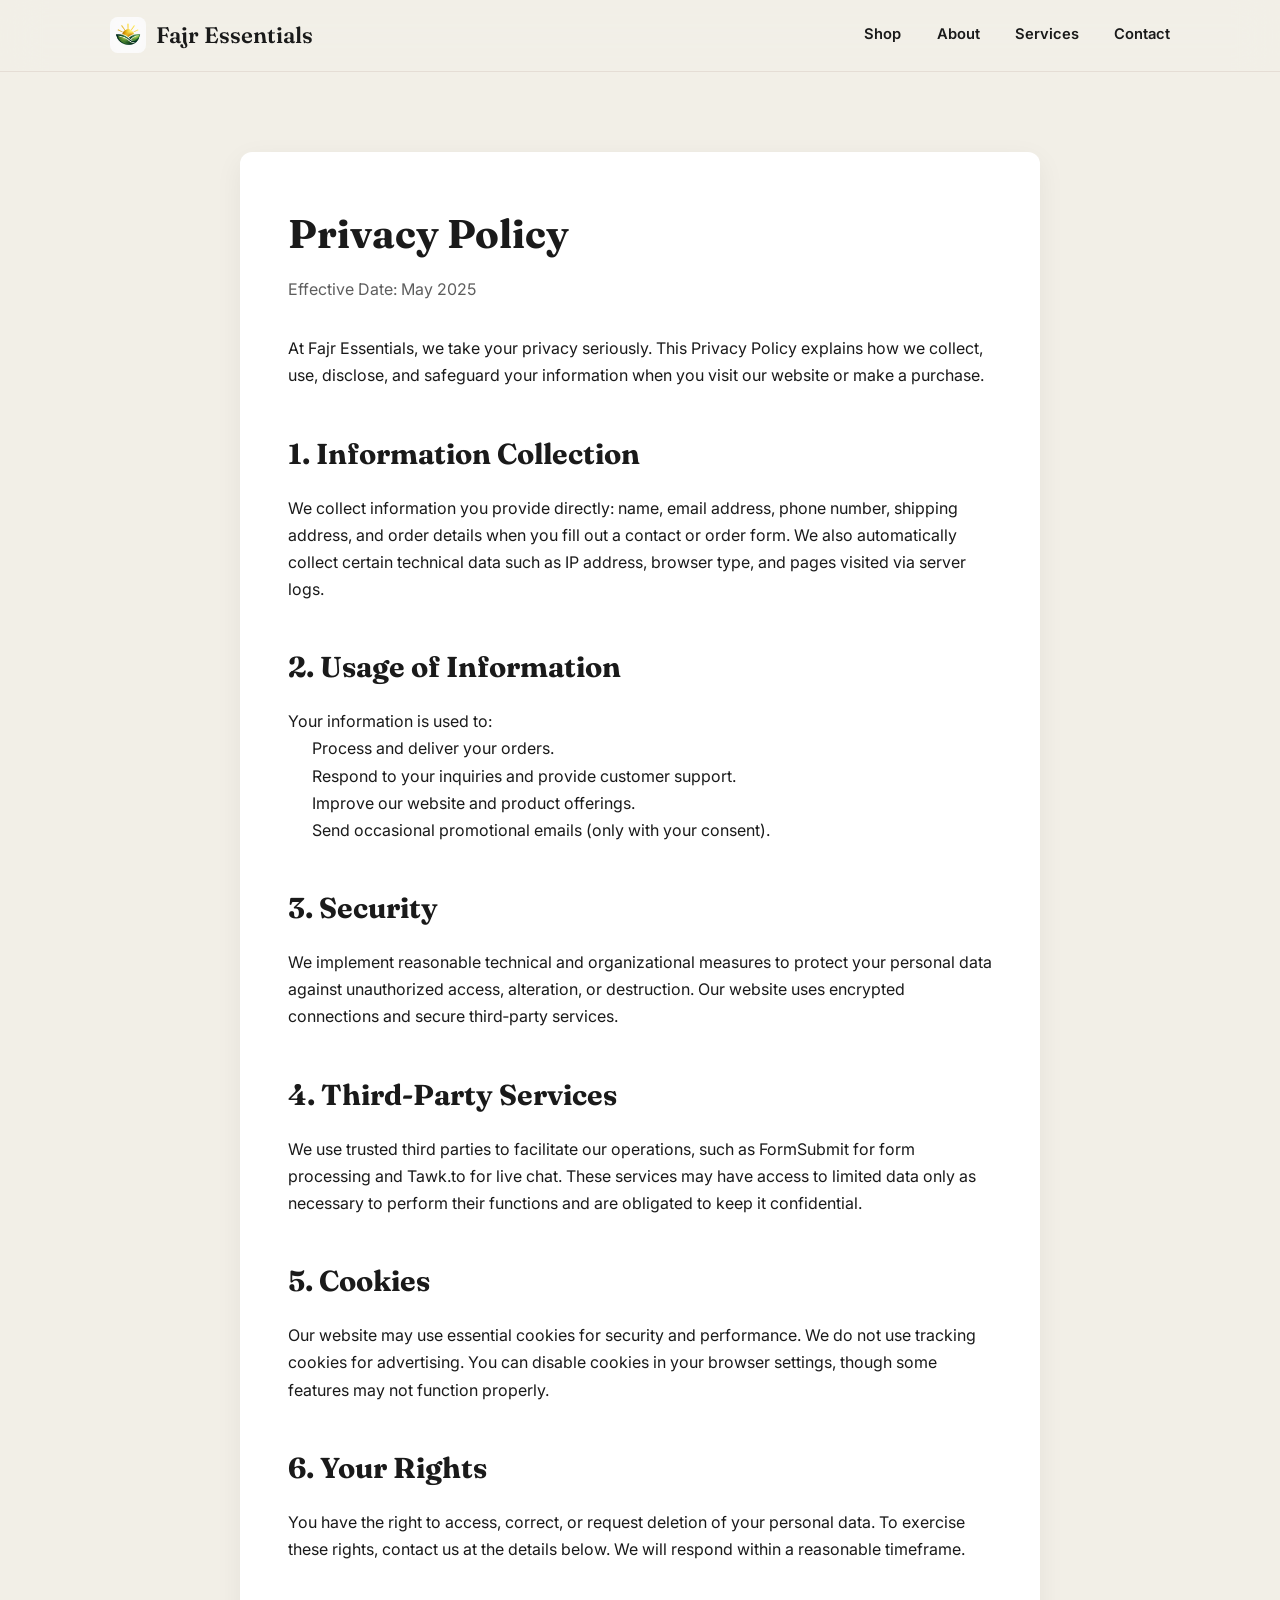
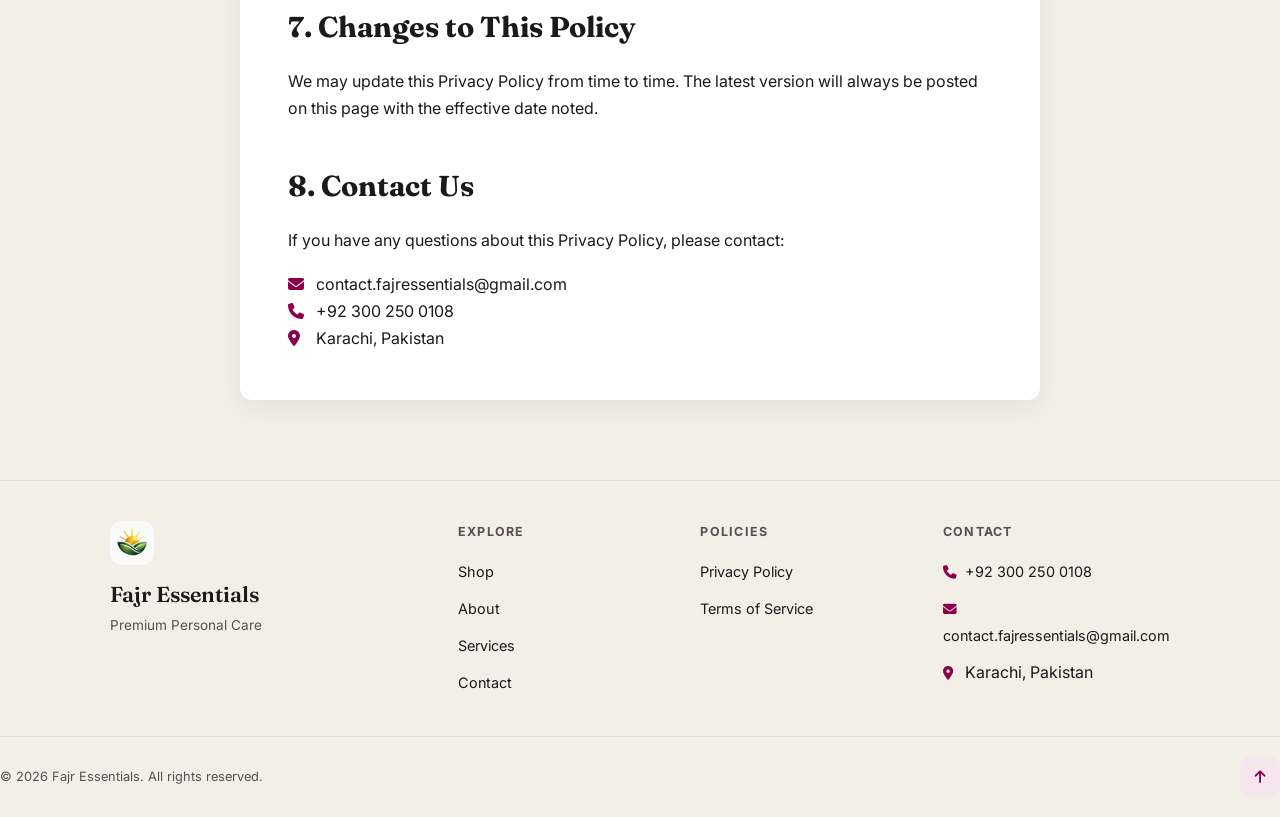
<file: privacy.html>
<!DOCTYPE html><html lang="en"><head><meta charset="UTF-8"><meta name="viewport" content="width=device-width,initial-scale=1.0"><title>Privacy Policy | Fajr Essentials</title><meta name="description" content="Privacy Policy of Fajr Essentials – how we collect, use, and protect your personal information."><link rel="icon" type="image/png" href="logo.png"><link rel="apple-touch-icon" href="logo.png"><meta property="og:title" content="Privacy Policy | Fajr Essentials"><meta property="og:description" content="Learn how Fajr Essentials handles your data securely."><meta property="og:image" content="logo.png"><meta property="og:type" content="website"><link rel="preconnect" href="https://fonts.googleapis.com"><link rel="preconnect" href="https://fonts.gstatic.com" crossorigin><link href="https://fonts.googleapis.com/css2?family=Fraunces:opsz,wght@9..144,600;9..144,700&family=Inter:wght@400;600;700&display=swap" rel="stylesheet"><link rel="stylesheet" href="https://cdnjs.cloudflare.com/ajax/libs/font-awesome/6.5.0/css/all.min.css"><link rel="stylesheet" href="styles.css"></head><body><header class="site-header"><div class="container header-inner"><a href="index.html" class="logo-link"><img src="logo.png" alt="Fajr Essentials" class="logo-img"><span class="logo-text">Fajr Essentials</span></a><nav class="main-nav"><a href="index.html#shop" class="nav-link">Shop</a><a href="index.html#about" class="nav-link">About</a><a href="index.html#services" class="nav-link">Services</a><a href="index.html#contact" class="nav-link">Contact</a></nav><label class="hamburger" for="nav-toggle" aria-label="Toggle menu"><span></span><span></span><span></span></label><input type="checkbox" id="nav-toggle" class="nav-toggle-check" hidden><nav class="mobile-nav"><a href="index.html#shop" class="mobile-nav-link">Shop</a><a href="index.html#about" class="mobile-nav-link">About</a><a href="index.html#services" class="mobile-nav-link">Services</a><a href="index.html#contact" class="mobile-nav-link">Contact</a></nav><label class="mobile-overlay" for="nav-toggle"></label></div></header><main><section class="section"><div class="container" style="max-width:800px;background:white;padding:3rem;border-radius:12px;box-shadow:0 8px 28px rgba(0,0,0,0.06);"><h1 style="font-family:var(--font-display);font-size:2.5rem;margin-bottom:0.5rem;color:var(--text-dark);">Privacy Policy</h1><p style="color:var(--text-dark);opacity:0.7;margin-bottom:2rem;">Effective Date: May 2025</p><p>At Fajr Essentials, we take your privacy seriously. This Privacy Policy explains how we collect, use, disclose, and safeguard your information when you visit our website or make a purchase.</p><h2 style="font-family:var(--font-display);font-size:1.8rem;margin-top:2.5rem;margin-bottom:1rem;">1. Information Collection</h2><p>We collect information you provide directly: name, email address, phone number, shipping address, and order details when you fill out a contact or order form. We also automatically collect certain technical data such as IP address, browser type, and pages visited via server logs.</p><h2 style="font-family:var(--font-display);font-size:1.8rem;margin-top:2.5rem;margin-bottom:1rem;">2. Usage of Information</h2><p>Your information is used to:</p><ul style="margin-left:1.5rem;margin-bottom:1.5rem;"><li>Process and deliver your orders.</li><li>Respond to your inquiries and provide customer support.</li><li>Improve our website and product offerings.</li><li>Send occasional promotional emails (only with your consent).</li></ul><h2 style="font-family:var(--font-display);font-size:1.8rem;margin-top:2.5rem;margin-bottom:1rem;">3. Security</h2><p>We implement reasonable technical and organizational measures to protect your personal data against unauthorized access, alteration, or destruction. Our website uses encrypted connections and secure third‑party services.</p><h2 style="font-family:var(--font-display);font-size:1.8rem;margin-top:2.5rem;margin-bottom:1rem;">4. Third‑Party Services</h2><p>We use trusted third parties to facilitate our operations, such as FormSubmit for form processing and Tawk.to for live chat. These services may have access to limited data only as necessary to perform their functions and are obligated to keep it confidential.</p><h2 style="font-family:var(--font-display);font-size:1.8rem;margin-top:2.5rem;margin-bottom:1rem;">5. Cookies</h2><p>Our website may use essential cookies for security and performance. We do not use tracking cookies for advertising. You can disable cookies in your browser settings, though some features may not function properly.</p><h2 style="font-family:var(--font-display);font-size:1.8rem;margin-top:2.5rem;margin-bottom:1rem;">6. Your Rights</h2><p>You have the right to access, correct, or request deletion of your personal data. To exercise these rights, contact us at the details below. We will respond within a reasonable timeframe.</p><h2 style="font-family:var(--font-display);font-size:1.8rem;margin-top:2.5rem;margin-bottom:1rem;">7. Changes to This Policy</h2><p>We may update this Privacy Policy from time to time. The latest version will always be posted on this page with the effective date noted.</p><h2 style="font-family:var(--font-display);font-size:1.8rem;margin-top:2.5rem;margin-bottom:1rem;">8. Contact Us</h2><p>If you have any questions about this Privacy Policy, please contact:</p><ul style="list-style:none;margin-top:1rem;"><li><i class="fa fa-envelope" style="color:var(--accent);width:1.5rem;"></i> <a href="mailto:contact.fajressentials@gmail.com">contact.fajressentials@gmail.com</a></li><li><i class="fa fa-phone" style="color:var(--accent);width:1.5rem;"></i> <a href="tel:+923002500108">+92 300 250 0108</a></li><li><i class="fa fa-location-dot" style="color:var(--accent);width:1.5rem;"></i> Karachi, Pakistan</li></ul></div></section></main><footer class="site-footer"><div class="container footer-grid"><div class="footer-brand"><img src="logo.png" alt="Fajr Essentials" class="footer-logo"><p class="footer-brand-name">Fajr Essentials</p><p class="footer-tagline">Premium Personal Care</p></div><div class="footer-col"><h4 class="footer-heading">Explore</h4><ul class="footer-links"><li><a href="index.html#shop">Shop</a></li><li><a href="index.html#about">About</a></li><li><a href="index.html#services">Services</a></li><li><a href="index.html#contact">Contact</a></li></ul></div><div class="footer-col"><h4 class="footer-heading">Policies</h4><ul class="footer-links"><li><a href="privacy.html">Privacy Policy</a></li><li><a href="terms.html">Terms of Service</a></li></ul></div><div class="footer-col"><h4 class="footer-heading">Contact</h4><ul class="footer-links footer-contact"><li><a href="tel:+923002500108"><i class="fa fa-phone"></i> +92 300 250 0108</a></li><li><a href="mailto:contact.fajressentials@gmail.com"><i class="fa fa-envelope"></i> contact.fajressentials@gmail.com</a></li><li><span><i class="fa fa-location-dot"></i> Karachi, Pakistan</span></li></ul></div></div><div class="footer-bottom"><p>&copy; 2026 Fajr Essentials. All rights reserved.</p><a href="#" class="back-top" aria-label="Back to top"><i class="fa fa-arrow-up"></i></a></div></footer><script>document.querySelectorAll('.mobile-nav-link').forEach(l=>l.addEventListener('click',()=>document.getElementById('nav-toggle').checked=false));</script><!--Start of Tawk.to Script--><script type="text/javascript">var Tawk_API=Tawk_API||{},Tawk_LoadStart=new Date();(function(){var s1=document.createElement("script"),s0=document.getElementsByTagName("script")[0];s1.async=true;s1.src='https://embed.tawk.to/69f1996c214e0d1c316be9e3/default';s1.charset='UTF-8';s1.setAttribute('crossorigin','*');s0.parentNode.insertBefore(s1,s0);})();</script><!--End of Tawk.to Script--></body></html>
</file>
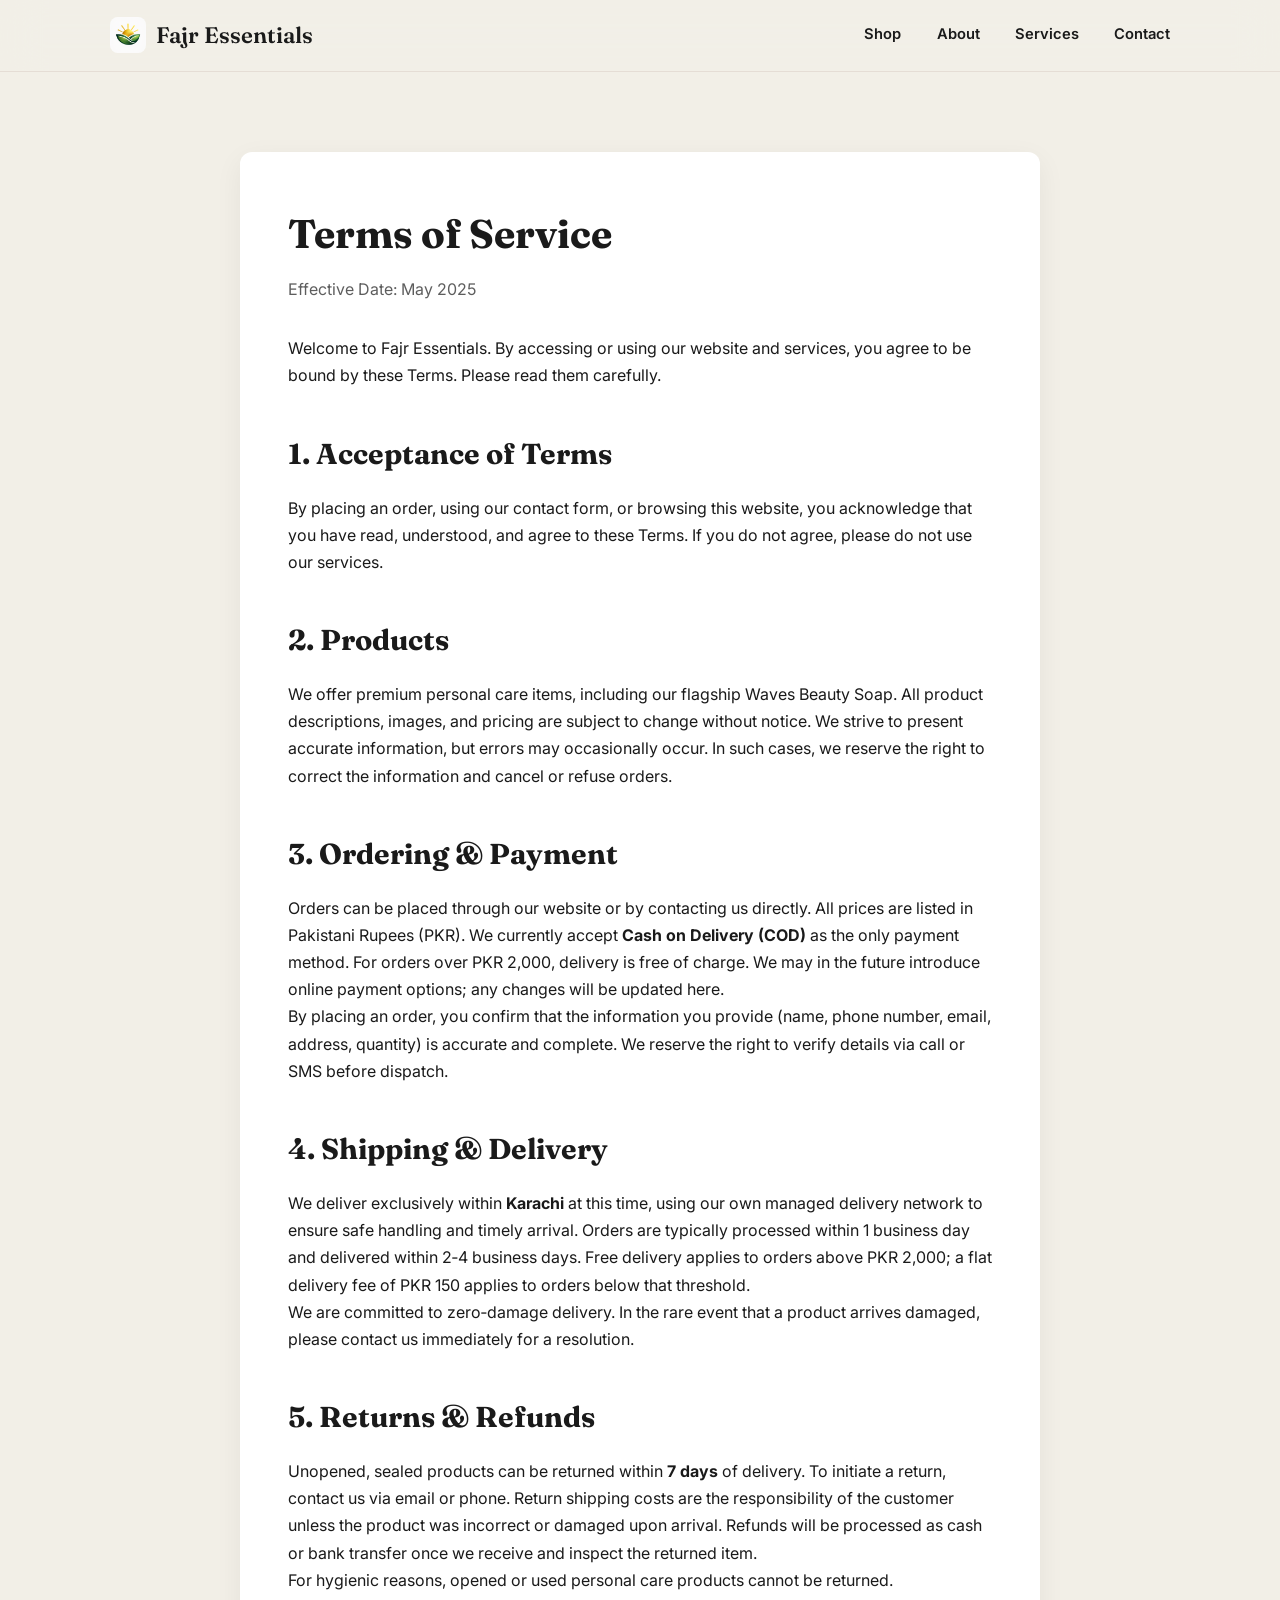
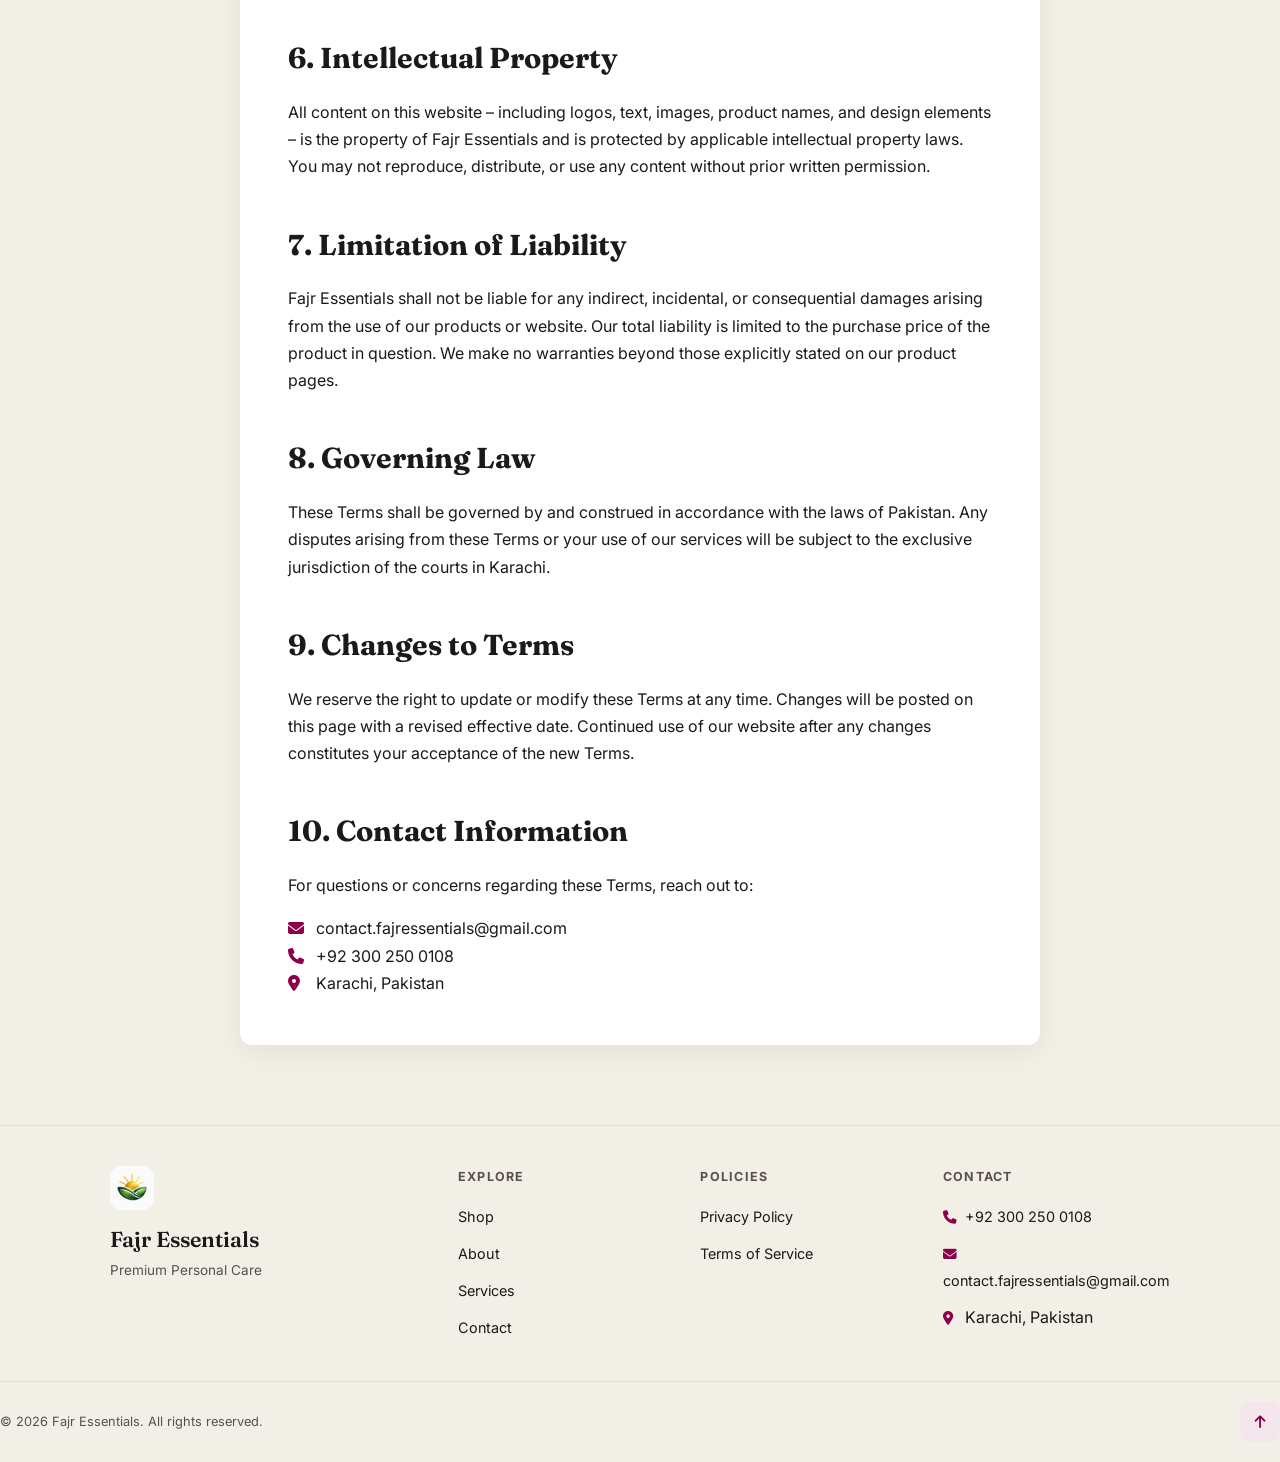
<file: terms.html>
<!DOCTYPE html><html lang="en"><head><meta charset="UTF-8"><meta name="viewport" content="width=device-width,initial-scale=1.0"><title>Terms of Service | Fajr Essentials</title><meta name="description" content="Terms of Service for Fajr Essentials – product information, ordering, shipping, returns, and legal terms."><link rel="icon" type="image/png" href="logo.png"><link rel="apple-touch-icon" href="logo.png"><meta property="og:title" content="Terms of Service | Fajr Essentials"><meta property="og:description" content="Review the terms and conditions for using Fajr Essentials."><meta property="og:image" content="logo.png"><meta property="og:type" content="website"><link rel="preconnect" href="https://fonts.googleapis.com"><link rel="preconnect" href="https://fonts.gstatic.com" crossorigin><link href="https://fonts.googleapis.com/css2?family=Fraunces:opsz,wght@9..144,600;9..144,700&family=Inter:wght@400;600;700&display=swap" rel="stylesheet"><link rel="stylesheet" href="https://cdnjs.cloudflare.com/ajax/libs/font-awesome/6.5.0/css/all.min.css"><link rel="stylesheet" href="styles.css"></head><body><header class="site-header"><div class="container header-inner"><a href="index.html" class="logo-link"><img src="logo.png" alt="Fajr Essentials" class="logo-img"><span class="logo-text">Fajr Essentials</span></a><nav class="main-nav"><a href="index.html#shop" class="nav-link">Shop</a><a href="index.html#about" class="nav-link">About</a><a href="index.html#services" class="nav-link">Services</a><a href="index.html#contact" class="nav-link">Contact</a></nav><label class="hamburger" for="nav-toggle" aria-label="Toggle menu"><span></span><span></span><span></span></label><input type="checkbox" id="nav-toggle" class="nav-toggle-check" hidden><nav class="mobile-nav"><a href="index.html#shop" class="mobile-nav-link">Shop</a><a href="index.html#about" class="mobile-nav-link">About</a><a href="index.html#services" class="mobile-nav-link">Services</a><a href="index.html#contact" class="mobile-nav-link">Contact</a></nav><label class="mobile-overlay" for="nav-toggle"></label></div></header><main><section class="section"><div class="container" style="max-width:800px;background:white;padding:3rem;border-radius:12px;box-shadow:0 8px 28px rgba(0,0,0,0.06);"><h1 style="font-family:var(--font-display);font-size:2.5rem;margin-bottom:0.5rem;color:var(--text-dark);">Terms of Service</h1><p style="color:var(--text-dark);opacity:0.7;margin-bottom:2rem;">Effective Date: May 2025</p><p>Welcome to Fajr Essentials. By accessing or using our website and services, you agree to be bound by these Terms. Please read them carefully.</p><h2 style="font-family:var(--font-display);font-size:1.8rem;margin-top:2.5rem;margin-bottom:1rem;">1. Acceptance of Terms</h2><p>By placing an order, using our contact form, or browsing this website, you acknowledge that you have read, understood, and agree to these Terms. If you do not agree, please do not use our services.</p><h2 style="font-family:var(--font-display);font-size:1.8rem;margin-top:2.5rem;margin-bottom:1rem;">2. Products</h2><p>We offer premium personal care items, including our flagship Waves Beauty Soap. All product descriptions, images, and pricing are subject to change without notice. We strive to present accurate information, but errors may occasionally occur. In such cases, we reserve the right to correct the information and cancel or refuse orders.</p><h2 style="font-family:var(--font-display);font-size:1.8rem;margin-top:2.5rem;margin-bottom:1rem;">3. Ordering & Payment</h2><p>Orders can be placed through our website or by contacting us directly. All prices are listed in Pakistani Rupees (PKR). We currently accept <strong>Cash on Delivery (COD)</strong> as the only payment method. For orders over PKR 2,000, delivery is free of charge. We may in the future introduce online payment options; any changes will be updated here.</p><p>By placing an order, you confirm that the information you provide (name, phone number, email, address, quantity) is accurate and complete. We reserve the right to verify details via call or SMS before dispatch.</p><h2 style="font-family:var(--font-display);font-size:1.8rem;margin-top:2.5rem;margin-bottom:1rem;">4. Shipping & Delivery</h2><p>We deliver exclusively within <strong>Karachi</strong> at this time, using our own managed delivery network to ensure safe handling and timely arrival. Orders are typically processed within 1 business day and delivered within 2‑4 business days. Free delivery applies to orders above PKR 2,000; a flat delivery fee of PKR 150 applies to orders below that threshold.</p><p>We are committed to zero‑damage delivery. In the rare event that a product arrives damaged, please contact us immediately for a resolution.</p><h2 style="font-family:var(--font-display);font-size:1.8rem;margin-top:2.5rem;margin-bottom:1rem;">5. Returns & Refunds</h2><p>Unopened, sealed products can be returned within <strong>7 days</strong> of delivery. To initiate a return, contact us via email or phone. Return shipping costs are the responsibility of the customer unless the product was incorrect or damaged upon arrival. Refunds will be processed as cash or bank transfer once we receive and inspect the returned item.</p><p>For hygienic reasons, opened or used personal care products cannot be returned.</p><h2 style="font-family:var(--font-display);font-size:1.8rem;margin-top:2.5rem;margin-bottom:1rem;">6. Intellectual Property</h2><p>All content on this website – including logos, text, images, product names, and design elements – is the property of Fajr Essentials and is protected by applicable intellectual property laws. You may not reproduce, distribute, or use any content without prior written permission.</p><h2 style="font-family:var(--font-display);font-size:1.8rem;margin-top:2.5rem;margin-bottom:1rem;">7. Limitation of Liability</h2><p>Fajr Essentials shall not be liable for any indirect, incidental, or consequential damages arising from the use of our products or website. Our total liability is limited to the purchase price of the product in question. We make no warranties beyond those explicitly stated on our product pages.</p><h2 style="font-family:var(--font-display);font-size:1.8rem;margin-top:2.5rem;margin-bottom:1rem;">8. Governing Law</h2><p>These Terms shall be governed by and construed in accordance with the laws of Pakistan. Any disputes arising from these Terms or your use of our services will be subject to the exclusive jurisdiction of the courts in Karachi.</p><h2 style="font-family:var(--font-display);font-size:1.8rem;margin-top:2.5rem;margin-bottom:1rem;">9. Changes to Terms</h2><p>We reserve the right to update or modify these Terms at any time. Changes will be posted on this page with a revised effective date. Continued use of our website after any changes constitutes your acceptance of the new Terms.</p><h2 style="font-family:var(--font-display);font-size:1.8rem;margin-top:2.5rem;margin-bottom:1rem;">10. Contact Information</h2><p>For questions or concerns regarding these Terms, reach out to:</p><ul style="list-style:none;margin-top:1rem;"><li><i class="fa fa-envelope" style="color:var(--accent);width:1.5rem;"></i> <a href="mailto:contact.fajressentials@gmail.com">contact.fajressentials@gmail.com</a></li><li><i class="fa fa-phone" style="color:var(--accent);width:1.5rem;"></i> <a href="tel:+923002500108">+92 300 250 0108</a></li><li><i class="fa fa-location-dot" style="color:var(--accent);width:1.5rem;"></i> Karachi, Pakistan</li></ul></div></section></main><footer class="site-footer"><div class="container footer-grid"><div class="footer-brand"><img src="logo.png" alt="Fajr Essentials" class="footer-logo"><p class="footer-brand-name">Fajr Essentials</p><p class="footer-tagline">Premium Personal Care</p></div><div class="footer-col"><h4 class="footer-heading">Explore</h4><ul class="footer-links"><li><a href="index.html#shop">Shop</a></li><li><a href="index.html#about">About</a></li><li><a href="index.html#services">Services</a></li><li><a href="index.html#contact">Contact</a></li></ul></div><div class="footer-col"><h4 class="footer-heading">Policies</h4><ul class="footer-links"><li><a href="privacy.html">Privacy Policy</a></li><li><a href="terms.html">Terms of Service</a></li></ul></div><div class="footer-col"><h4 class="footer-heading">Contact</h4><ul class="footer-links footer-contact"><li><a href="tel:+923002500108"><i class="fa fa-phone"></i> +92 300 250 0108</a></li><li><a href="mailto:contact.fajressentials@gmail.com"><i class="fa fa-envelope"></i> contact.fajressentials@gmail.com</a></li><li><span><i class="fa fa-location-dot"></i> Karachi, Pakistan</span></li></ul></div></div><div class="footer-bottom"><p>&copy; 2026 Fajr Essentials. All rights reserved.</p><a href="#" class="back-top" aria-label="Back to top"><i class="fa fa-arrow-up"></i></a></div></footer><script>document.querySelectorAll('.mobile-nav-link').forEach(l=>l.addEventListener('click',()=>document.getElementById('nav-toggle').checked=false));</script><!--Start of Tawk.to Script--><script type="text/javascript">var Tawk_API=Tawk_API||{},Tawk_LoadStart=new Date();(function(){var s1=document.createElement("script"),s0=document.getElementsByTagName("script")[0];s1.async=true;s1.src='https://embed.tawk.to/69f1996c214e0d1c316be9e3/default';s1.charset='UTF-8';s1.setAttribute('crossorigin','*');s0.parentNode.insertBefore(s1,s0);})();</script><!--End of Tawk.to Script--></body></html>
</file>
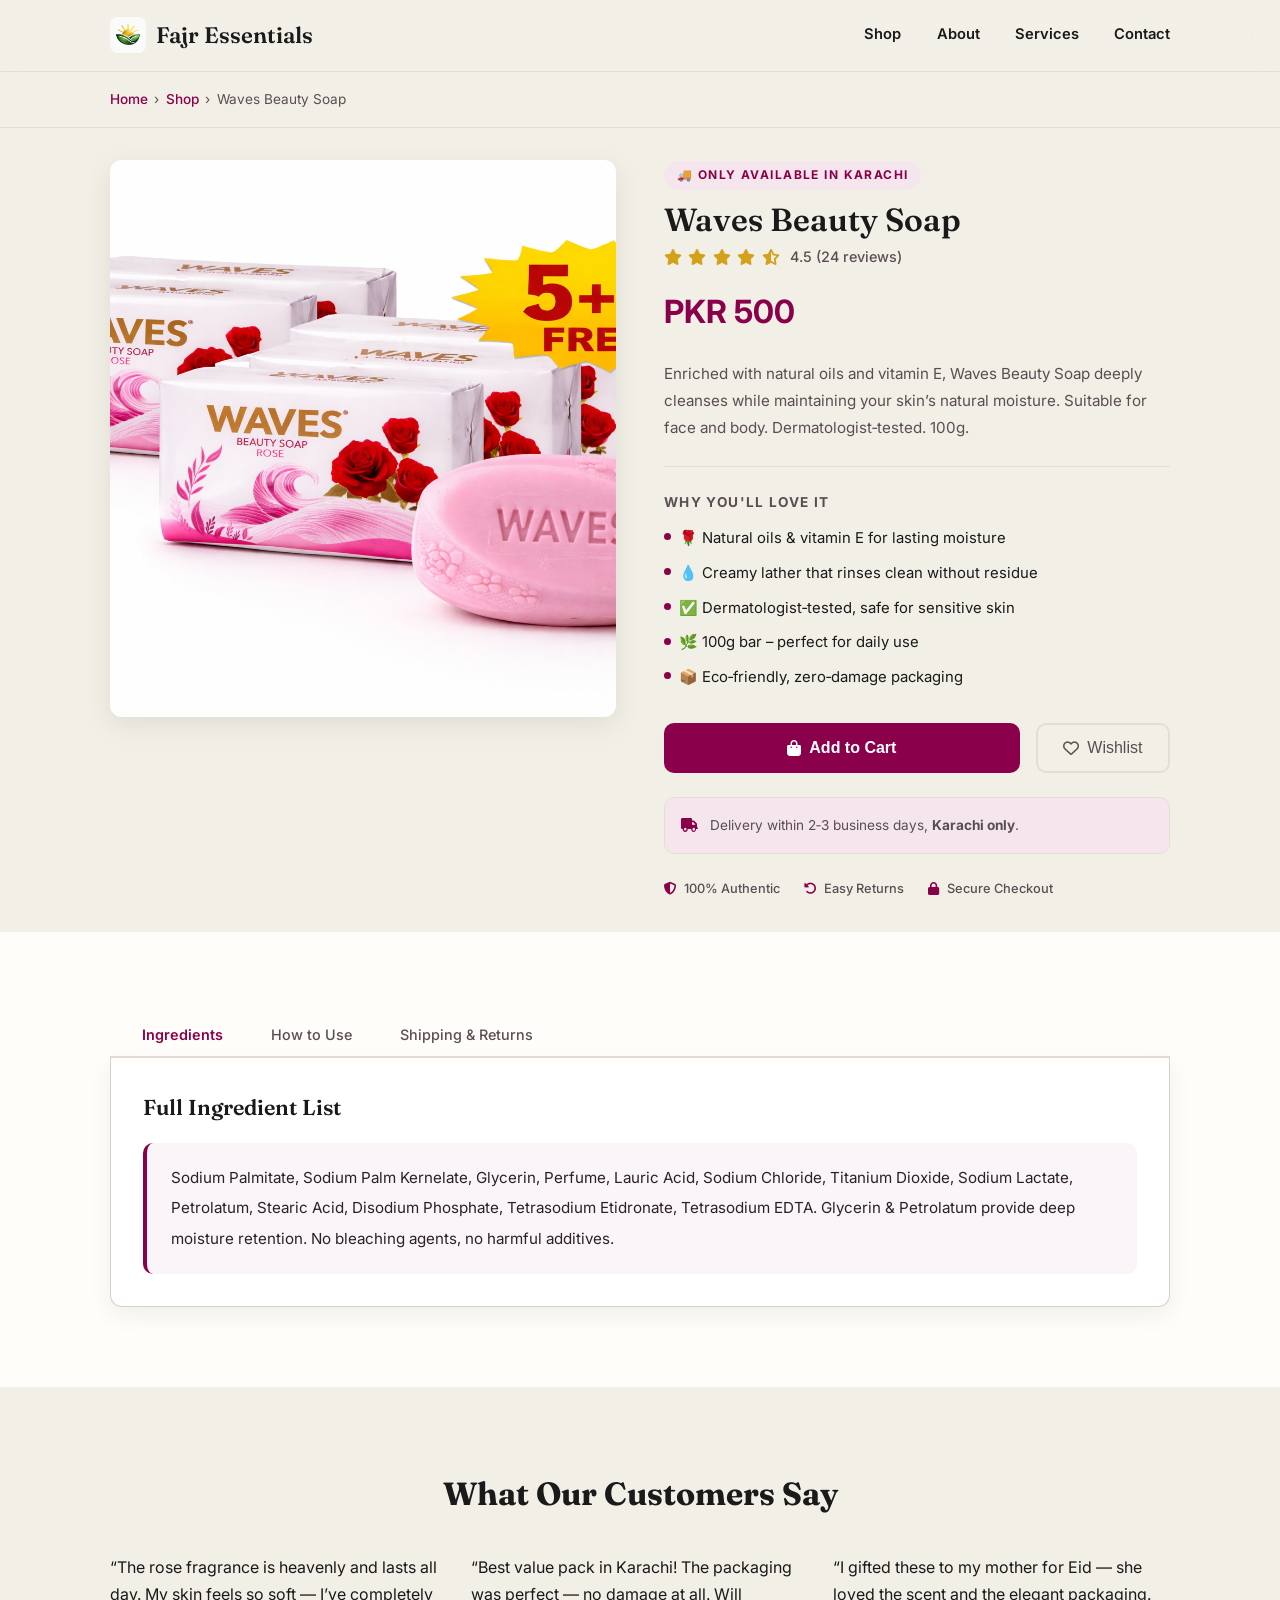
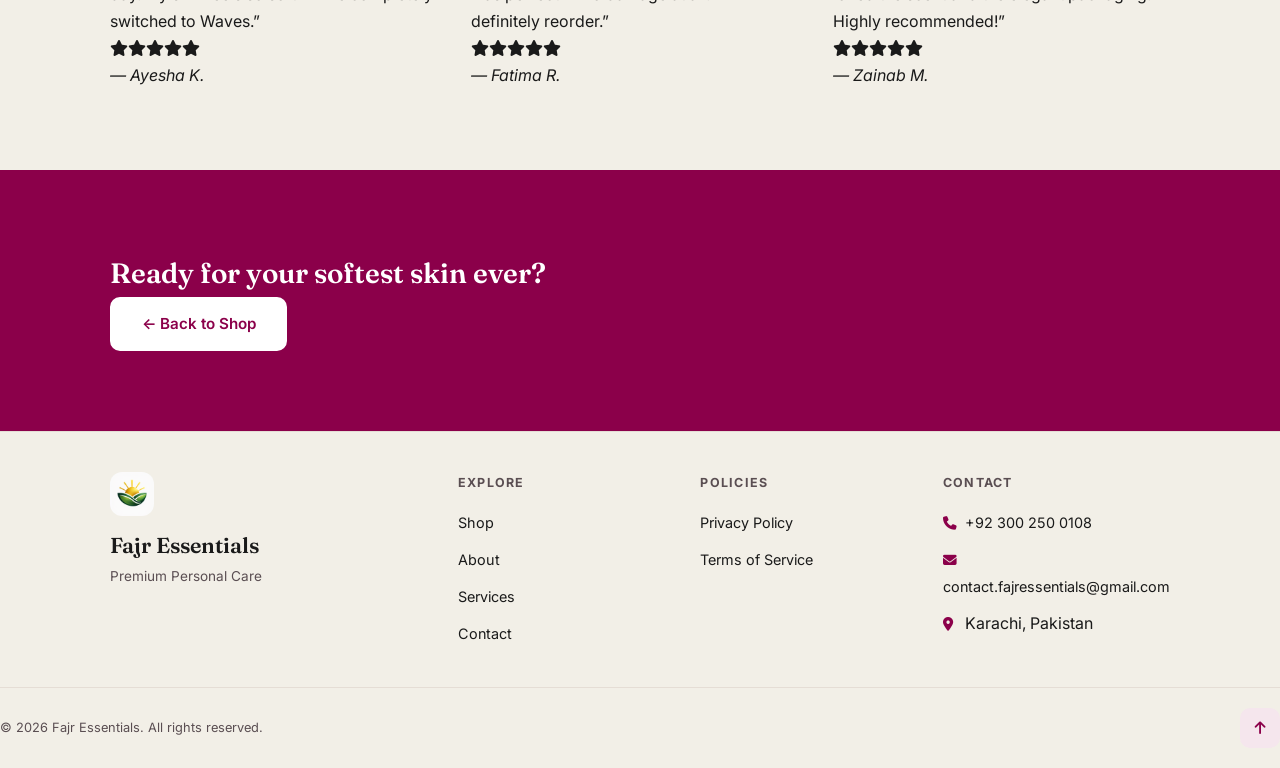
<file: waves.html>
<!DOCTYPE html><html lang="en"><head><meta charset="UTF-8"><meta name="viewport" content="width=device-width,initial-scale=1.0"><title>Waves Beauty Soap | Fajr Essentials</title><meta name="description" content="Waves Beauty Soap – enriched with natural oils & vitamin E. PKR 500. Karachi delivery only."><link rel="icon" type="image/png" href="logo.png"><link rel="apple-touch-icon" href="logo.png"><meta property="og:title" content="Waves Beauty Soap | Fajr Essentials"><meta property="og:description" content="Luxurious skincare bar. PKR 500. Karachi only."><meta property="og:image" content="product.png"><meta property="og:type" content="product"><meta name="twitter:card" content="summary_large_image"><link rel="preconnect" href="https://fonts.googleapis.com"><link rel="preconnect" href="https://fonts.gstatic.com" crossorigin><link href="https://fonts.googleapis.com/css2?family=Fraunces:opsz,wght@9..144,600;9..144,700&family=Inter:wght@400;600;700&display=swap" rel="stylesheet"><link rel="stylesheet" href="https://cdnjs.cloudflare.com/ajax/libs/font-awesome/6.5.0/css/all.min.css"><link rel="stylesheet" href="styles.css"></head><body><header class="site-header"><div class="container header-inner"><a href="index.html" class="logo-link"><img src="logo.png" alt="Fajr Essentials" class="logo-img"><span class="logo-text">Fajr Essentials</span></a><nav class="main-nav"><a href="index.html#shop" class="nav-link">Shop</a><a href="index.html#about" class="nav-link">About</a><a href="index.html#services" class="nav-link">Services</a><a href="index.html#contact" class="nav-link">Contact</a></nav><label class="hamburger" for="nav-toggle" aria-label="Toggle menu"><span></span><span></span><span></span></label><input type="checkbox" id="nav-toggle" class="nav-toggle-check" hidden><nav class="mobile-nav"><a href="index.html#shop" class="mobile-nav-link">Shop</a><a href="index.html#about" class="mobile-nav-link">About</a><a href="index.html#services" class="mobile-nav-link">Services</a><a href="index.html#contact" class="mobile-nav-link">Contact</a></nav><label class="mobile-overlay" for="nav-toggle"></label></div></header><main><div class="breadcrumb"><div class="container"><a href="index.html">Home</a><span>›</span><a href="index.html#shop">Shop</a><span>›</span>Waves Beauty Soap</div></div><section class="product-detail"><div class="container product-detail-grid"><div class="product-detail-img-wrap"><img src="product.png" alt="Waves Beauty Soap" class="product-detail-img" loading="eager"></div><div class="product-detail-info"><span class="detail-eyebrow">🚚 Only available in Karachi</span><h1 class="detail-title">Waves Beauty Soap</h1><div class="detail-rating"><i class="fa fa-star"></i><i class="fa fa-star"></i><i class="fa fa-star"></i><i class="fa fa-star"></i><i class="fa fa-star-half-alt"></i><span>4.5 (24 reviews)</span></div><p class="detail-price">PKR 500</p><p class="detail-desc">Enriched with natural oils and vitamin E, Waves Beauty Soap deeply cleanses while maintaining your skin’s natural moisture. Suitable for face and body. Dermatologist‑tested. 100g.</p><div class="detail-features"><h4>Why You'll Love It</h4><ul><li>🌹 Natural oils & vitamin E for lasting moisture</li><li>💧 Creamy lather that rinses clean without residue</li><li>✅ Dermatologist‑tested, safe for sensitive skin</li><li>🌿 100g bar – perfect for daily use</li><li>📦 Eco‑friendly, zero‑damage packaging</li></ul></div><div class="add-to-cart-section"><button class="btn-cart" onclick="handleAddToCart(this)"><i class="fa fa-shopping-bag"></i> Add to Cart</button><button class="btn-wishlist"><i class="fa-regular fa-heart"></i> Wishlist</button></div><div class="delivery-info"><i class="fa fa-truck"></i><span>Delivery within 2‑3 business days, <strong>Karachi only</strong>.</span></div><div class="trust-badges" style="display:flex;gap:1.5rem;margin-top:1.5rem;flex-wrap:wrap;"><div class="badge"><i class="fa fa-shield-halved"></i><span>100% Authentic</span></div><div class="badge"><i class="fa fa-rotate-left"></i><span>Easy Returns</span></div><div class="badge"><i class="fa fa-lock"></i><span>Secure Checkout</span></div></div></div></div></section><section class="section section--alt"><div class="container"><div class="tabs"><button class="tab-btn active" onclick="switchTab(this,'ingredients')">Ingredients</button><button class="tab-btn" onclick="switchTab(this,'howto')">How to Use</button><button class="tab-btn" onclick="switchTab(this,'shipping')">Shipping & Returns</button></div><div id="tab-ingredients" class="tab-panel active"><h3>Full Ingredient List</h3><p>Sodium Palmitate, Sodium Palm Kernelate, Glycerin, Perfume, Lauric Acid, Sodium Chloride, Titanium Dioxide, Sodium Lactate, Petrolatum, Stearic Acid, Disodium Phosphate, Tetrasodium Etidronate, Tetrasodium EDTA. Glycerin & Petrolatum provide deep moisture retention. No bleaching agents, no harmful additives.</p></div><div id="tab-howto" class="tab-panel"><h3>How to Use</h3><ol class="howto-list"><li>Wet your skin and the soap bar with warm water.</li><li>Rub gently between palms to build a rich, creamy lather.</li><li>Massage over face and body in circular motions.</li><li>Rinse thoroughly and pat dry.</li><li>Store in a dry soap dish to keep the bar lasting longer.</li></ol><p class="tab-note">For best results, use daily. Suitable for all skin types, including sensitive skin.</p></div><div id="tab-shipping" class="tab-panel"><h3>Shipping</h3><p>We deliver only within Karachi at this time. Standard delivery takes 2‑4 business days. Free shipping on orders over PKR 2,000.</p><h3 style="margin-top:1.5rem;">Returns</h3><p>Unopened, sealed products can be returned within 7 days of delivery. To initiate a return, contact us at <a href="mailto:contact.fajressentials@gmail.com" style="color:var(--accent)">contact.fajressentials@gmail.com</a>.</p></div></div></section><section class="section"><div class="container"><h2 style="font-family:var(--font-display);font-size:2rem;margin-bottom:2rem;text-align:center;">What Our Customers Say</h2><div class="proof-grid" style="display:grid;grid-template-columns:repeat(auto-fit,minmax(250px,1fr));gap:1.5rem;"><div class="proof-card"><div class="proof-quote">“The rose fragrance is heavenly and lasts all day. My skin feels so soft — I’ve completely switched to Waves.”</div><div class="proof-author"><div class="proof-stars"><i class="fa fa-star"></i><i class="fa fa-star"></i><i class="fa fa-star"></i><i class="fa fa-star"></i><i class="fa fa-star"></i></div><cite>— Ayesha K.</cite></div></div><div class="proof-card"><div class="proof-quote">“Best value pack in Karachi! The packaging was perfect — no damage at all. Will definitely reorder.”</div><div class="proof-author"><div class="proof-stars"><i class="fa fa-star"></i><i class="fa fa-star"></i><i class="fa fa-star"></i><i class="fa fa-star"></i><i class="fa fa-star"></i></div><cite>— Fatima R.</cite></div></div><div class="proof-card"><div class="proof-quote">“I gifted these to my mother for Eid — she loved the scent and the elegant packaging. Highly recommended!”</div><div class="proof-author"><div class="proof-stars"><i class="fa fa-star"></i><i class="fa fa-star"></i><i class="fa fa-star"></i><i class="fa fa-star"></i><i class="fa fa-star"></i></div><cite>— Zainab M.</cite></div></div></div></div></section><section class="section cta-strip" style="background:var(--accent); color:var(--text-light);"><div class="container cta-inner"><p class="cta-text" style="font-family:var(--font-display);font-size:1.75rem;font-weight:600;">Ready for your softest skin ever?</p><a href="index.html#shop" class="btn" style="background:var(--text-light);color:var(--accent);border:2px solid var(--text-light);">← Back to Shop</a></div></section></main><footer class="site-footer"><div class="container footer-grid"><div class="footer-brand"><img src="logo.png" alt="Fajr Essentials" class="footer-logo"><p class="footer-brand-name">Fajr Essentials</p><p class="footer-tagline">Premium Personal Care</p></div><div class="footer-col"><h4 class="footer-heading">Explore</h4><ul class="footer-links"><li><a href="index.html#shop">Shop</a></li><li><a href="index.html#about">About</a></li><li><a href="index.html#services">Services</a></li><li><a href="index.html#contact">Contact</a></li></ul></div><div class="footer-col"><h4 class="footer-heading">Policies</h4><ul class="footer-links"><li><a href="privacy.html">Privacy Policy</a></li><li><a href="terms.html">Terms of Service</a></li></ul></div><div class="footer-col"><h4 class="footer-heading">Contact</h4><ul class="footer-links footer-contact"><li><a href="tel:+923002500108"><i class="fa fa-phone"></i> +92 300 250 0108</a></li><li><a href="mailto:contact.fajressentials@gmail.com"><i class="fa fa-envelope"></i> contact.fajressentials@gmail.com</a></li><li><span><i class="fa fa-location-dot"></i> Karachi, Pakistan</span></li></ul></div></div><div class="footer-bottom"><p>&copy; 2026 Fajr Essentials. All rights reserved.</p><a href="#" class="back-top" aria-label="Back to top"><i class="fa fa-arrow-up"></i></a></div></footer><script>function switchTab(btn,tabId){document.querySelectorAll('.tab-btn').forEach(b=>b.classList.remove('active'));document.querySelectorAll('.tab-panel').forEach(p=>p.classList.remove('active'));btn.classList.add('active');document.getElementById('tab-'+tabId).classList.add('active');}function handleAddToCart(btn){btn.innerHTML='<i class="fa fa-check"></i> Added!';btn.style.background='var(--accent)';btn.style.borderColor='var(--accent)';btn.style.color='white';btn.disabled=true;setTimeout(()=>{btn.innerHTML='<i class="fa fa-shopping-bag"></i> Add to Cart';btn.style.background='';btn.style.borderColor='';btn.style.color='';btn.disabled=false;},2500);}document.querySelectorAll('.mobile-nav-link').forEach(l=>l.addEventListener('click',()=>document.getElementById('nav-toggle').checked=false));</script><!--Start of Tawk.to Script--><script type="text/javascript">var Tawk_API=Tawk_API||{},Tawk_LoadStart=new Date();(function(){var s1=document.createElement("script"),s0=document.getElementsByTagName("script")[0];s1.async=true;s1.src='https://embed.tawk.to/69f1996c214e0d1c316be9e3/default';s1.charset='UTF-8';s1.setAttribute('crossorigin','*');s0.parentNode.insertBefore(s1,s0);})();</script><!--End of Tawk.to Script--></body></html>
</file>
<file: styles.css>
/* ============================
   Fajr Essentials – Production CSS (Product Image Resized)
   ============================ */

:root {
  --bg-light: #f2efe7;
  --accent: #8b004a;
  --text-dark: #1a1a1a;
  --text-light: #ffffff;
  --star-gold: #d4a11a;
  --surface: #fffdf9;
  --border: #e5ddd5;
  --ink-muted: #5a4e52;
  --primary: var(--accent);
  --primary-dk: #6b0038;
  --primary-lt: #f5e6ed;
  --font-display: 'Fraunces', serif;
  --font-body: 'Inter', sans-serif;
  --radius-card: 12px;
  --radius-btn: 10px;
  --shadow-sm: 0 4px 12px rgba(0,0,0,0.04);
  --shadow-md: 0 8px 28px rgba(0,0,0,0.08);
  --shadow-lift: 0 16px 36px rgba(0,0,0,0.1);
  --transition: 0.25s ease;
  --header-h: 72px;
}

/* Reset & Base */
*,*::before,*::after{box-sizing:border-box;margin:0;padding:0}
html{scroll-behavior:smooth;font-size:16px;overflow-x:hidden}
body{
  font-family:var(--font-body);
  background:var(--bg-light);
  color:var(--text-dark);
  line-height:1.7;
  -webkit-font-smoothing:antialiased;
  overflow-x:hidden;
}
img{display:block;max-width:100%;height:auto}
a{color:inherit;text-decoration:none}
ul{list-style:none}

.container{width:100%;max-width:1140px;margin:0 auto;padding:0 1.25rem}
@media(min-width:768px){.container{padding:0 2rem}}
@media(min-width:1024px){.container{padding:0 2.5rem}}

/* Buttons */
.btn{
  display:inline-flex;align-items:center;gap:0.5rem;
  padding:0.75rem 1.85rem;border-radius:var(--radius-btn);
  font-family:var(--font-body);font-size:0.95rem;font-weight:600;
  cursor:pointer;border:2px solid transparent;
  transition:transform var(--transition),box-shadow var(--transition),
             background var(--transition),color var(--transition);
  justify-content:center;min-height:48px;
}
.btn-primary{background:var(--primary);color:#fff;border-color:var(--primary)}
.btn-primary:hover{background:var(--primary-dk);border-color:var(--primary-dk);transform:translateY(-3px);box-shadow:var(--shadow-md)}
.btn-secondary{background:transparent;color:var(--primary);border-color:var(--primary)}
.btn-secondary:hover{background:var(--primary);color:#fff;transform:translateY(-3px)}
.btn-sm{padding:0.5rem 1.3rem;font-size:0.85rem;min-height:44px}
.btn-full{width:100%}

/* Header */
.site-header{
  position:sticky;top:0;z-index:900;background:rgba(242,239,231,0.88);
  backdrop-filter:blur(20px);-webkit-backdrop-filter:blur(20px);
  border-bottom:1px solid var(--border);height:var(--header-h);
}
.site-header.scrolled{box-shadow:0 4px 24px rgba(0,0,0,0.08)}
.header-inner{display:flex;align-items:center;justify-content:space-between;height:100%}
.logo-link{display:flex;align-items:center;gap:0.6rem}
.logo-img{width:36px;height:36px;object-fit:contain;border-radius:8px}
.logo-text{font-family:var(--font-display);font-size:1.4rem;font-weight:600;color:var(--text-dark)}

.main-nav{display:none}
@media(min-width:768px){
  .main-nav{display:flex;gap:2.2rem}
  .nav-link{font-size:0.92rem;font-weight:600;color:var(--text-dark);position:relative;padding-bottom:2px;transition:color var(--transition)}
  .nav-link::after{content:'';position:absolute;bottom:-2px;left:0;width:0;height:2px;background:var(--accent);border-radius:2px;transition:width var(--transition)}
  .nav-link:hover{color:var(--accent)}
  .nav-link:hover::after{width:100%}
}

.hamburger{display:flex;flex-direction:column;gap:6px;cursor:pointer;padding:8px;z-index:950}
@media(min-width:768px){.hamburger{display:none}}
.hamburger span{display:block;width:26px;height:2.5px;background:var(--text-dark);border-radius:2px;transition:0.25s}
.nav-toggle-check{display:none}
.nav-toggle-check:checked~.hamburger span:nth-child(1){transform:translateY(8px) rotate(45deg)}
.nav-toggle-check:checked~.hamburger span:nth-child(2){opacity:0}
.nav-toggle-check:checked~.hamburger span:nth-child(3){transform:translateY(-8px) rotate(-45deg)}

.mobile-nav{
  position:fixed;top:0;right:-100%;width:280px;max-width:80vw;height:100vh;
  background:#fff;padding:2rem 1.5rem;display:flex;flex-direction:column;gap:0.5rem;
  transition:right 0.4s ease;z-index:910;box-shadow:-8px 0 32px rgba(0,0,0,0.12);overflow-y:auto;
}
.mobile-nav-link{font-size:1.1rem;font-weight:600;color:var(--text-dark);padding:1rem 0.5rem;border-bottom:1px solid var(--border);transition:color var(--transition)}
.mobile-nav-link:hover{color:var(--accent)}
.mobile-overlay{display:none;position:fixed;inset:0;background:rgba(26,26,26,0.4);z-index:905;cursor:pointer}
.nav-toggle-check:checked~.mobile-nav{right:0}
.nav-toggle-check:checked~.mobile-overlay{display:block}

/* Sections */
.section{padding:3rem 0}
@media(min-width:768px){.section{padding:5rem 0}}
.section--alt{background:var(--surface)}
.section-header{text-align:center;margin-bottom:2.5rem}
.section-tag{
  display:inline-block;font-size:0.75rem;font-weight:700;letter-spacing:0.12em;text-transform:uppercase;
  color:var(--accent);margin-bottom:0.75rem;background:var(--primary-lt);padding:0.3rem 1rem;border-radius:50px;
}
.section-title{font-family:var(--font-display);font-size:2rem;font-weight:600;line-height:1.15;color:var(--text-dark);margin-bottom:0.75rem}
@media(min-width:768px){.section-title{font-size:2.8rem}}
.section-sub{font-size:1rem;color:var(--ink-muted);max-width:520px;margin:0 auto}

/* Hero */
.hero{
  display:flex;flex-direction:column;align-items:center;gap:2rem;
  padding:2.5rem 1.25rem;max-width:1140px;margin:0 auto;text-align:center;
}
.hero-visual{order:-1;width:100%;max-width:420px;position:relative;display:flex;justify-content:center}
.hero-blob{
  position:absolute;width:100%;aspect-ratio:1;background:linear-gradient(135deg,#F5E6ED 0%,#F2EFE7 100%);
  border-radius:60% 40% 70% 30% / 50% 60% 40% 60%;z-index:0;animation:blob-morph 9s infinite;
}
.hero-img{position:relative;z-index:1;width:90%;border-radius:20px;box-shadow:0 20px 40px rgba(139,0,74,0.12);aspect-ratio:4/5;object-fit:cover;animation:float 6s infinite}
@keyframes blob-morph{0%,100%{border-radius:60% 40% 70% 30% / 50% 60% 40% 60%}50%{border-radius:40% 60% 30% 70% / 60% 40% 60% 40%}}
@keyframes float{0%,100%{transform:translateY(0)}50%{transform:translateY(-10px)}}
.hero-eyebrow{font-size:0.75rem;font-weight:700;letter-spacing:0.14em;text-transform:uppercase;color:var(--accent);margin-bottom:0.75rem;padding:0.25rem 1rem;background:var(--primary-lt);display:inline-block;border-radius:50px}
.hero-title{font-family:var(--font-display);font-size:2.5rem;line-height:1.05;font-weight:600;color:var(--text-dark);margin-bottom:0.75rem}
.hero-title em{font-style:italic;color:var(--accent)}
.hero-sub{font-size:1rem;color:var(--ink-muted);max-width:400px;margin:0 auto 1.5rem;line-height:1.7}
.hero-actions{display:flex;flex-wrap:wrap;gap:1rem;justify-content:center;margin-bottom:1.25rem}
.hero-trust{display:flex;gap:1.5rem;flex-wrap:wrap;justify-content:center;color:var(--ink-muted);font-size:0.85rem}
@media(min-width:768px){
  .hero{display:grid;grid-template-columns:1fr 1fr;align-items:center;gap:3rem;text-align:left;padding:3rem 2rem;min-height:calc(85vh - var(--header-h))}
  .hero-content{order:0}
  .hero-visual{order:0;max-width:100%}
  .hero-title{font-size:clamp(3rem,6vw,4.5rem)}
  .hero-sub{margin:0 0 2rem 0}
  .hero-actions{justify-content:flex-start}
  .hero-trust{justify-content:flex-start}
}

/* Product Grid */
.product-grid{display:grid;grid-template-columns:repeat(auto-fill,minmax(260px,1fr));gap:1.5rem}
.product-card{
  background:var(--surface);border-radius:var(--radius-card);overflow:hidden;
  box-shadow:var(--shadow-sm);border:1px solid var(--border);
  transition:transform var(--transition),box-shadow var(--transition);
}
.product-card:hover{transform:translateY(-6px);box-shadow:var(--shadow-lift)}
.product-card-link{display:block}
.product-img-wrap{position:relative;overflow:hidden;background:#f0ede5}
.product-img{width:100%;aspect-ratio:4/3;object-fit:cover;transition:0.4s}
.product-card:hover .product-img{transform:scale(1.04)}
.product-badge{position:absolute;top:12px;left:12px;background:var(--accent);color:#fff;font-size:0.7rem;font-weight:800;letter-spacing:0.08em;text-transform:uppercase;padding:0.25rem 0.8rem;border-radius:50px}
.product-info{padding:1.25rem}
.product-brand{font-size:0.7rem;color:var(--ink-muted);text-transform:uppercase;letter-spacing:0.05em;margin-bottom:0.25rem}
.product-name{font-family:var(--font-display);font-size:1.3rem;font-weight:600;margin-bottom:0.25rem}
.product-desc{font-size:0.85rem;color:var(--ink-muted);margin-bottom:0.75rem;line-height:1.5}
.product-footer{display:flex;align-items:center;justify-content:space-between;flex-wrap:wrap;gap:0.5rem}
.product-price{font-size:1.25rem;font-weight:700;color:var(--accent)}
.product-rating{display:flex;align-items:center;gap:0.2rem;color:var(--star-gold);font-size:0.85rem}
.product-rating span{color:var(--ink-muted);font-size:0.75rem;margin-left:0.25rem}
.product-card--coming{
  display:flex;align-items:center;justify-content:center;min-height:280px;
  background:repeating-linear-gradient(-45deg,#f2efe7,#f2efe7 10px,#e8e2d9 10px,#e8e2d9 20px);
  border:2px dashed var(--border);box-shadow:none;cursor:default;
}
.product-card--coming:hover{transform:none;box-shadow:none}
.coming-inner{text-align:center;color:var(--ink-muted);padding:1.5rem}
.coming-icon{font-size:2rem;color:var(--border);margin-bottom:0.5rem}
.coming-title{font-family:var(--font-display);font-size:1.3rem;margin-bottom:0.5rem}
.coming-text{font-size:0.85rem;line-height:1.5}

/* About */
.about-grid{display:flex;flex-direction:column;gap:2.5rem;align-items:center}
@media(min-width:768px){.about-grid{display:grid;grid-template-columns:1fr 1fr;gap:3rem;align-items:center}}
.about-visual{position:relative;width:100%;max-width:500px}
.about-img{width:100%;border-radius:var(--radius-card);aspect-ratio:4/5;object-fit:cover;box-shadow:var(--shadow-md)}
.about-accent-card{position:absolute;bottom:-1rem;right:-1rem;background:var(--accent);color:#fff;padding:1.2rem 1.5rem;border-radius:var(--radius-card);text-align:center;box-shadow:var(--shadow-md);min-width:120px}
.about-accent-card .accent-num{font-family:var(--font-display);font-size:2.2rem;line-height:1;font-weight:600}
.about-accent-card .accent-label{font-size:0.7rem;font-weight:700;letter-spacing:0.08em;text-transform:uppercase;opacity:0.9;margin-top:0.3rem}
.about-content .section-title{text-align:center}
@media(min-width:768px){.about-content .section-title{text-align:left}}
.about-para{color:var(--ink-muted);margin-bottom:1rem;font-size:0.95rem;line-height:1.7}
.about-stats{display:flex;flex-wrap:wrap;gap:1.5rem;justify-content:center;margin-top:1.5rem;padding-top:1.5rem;border-top:1px solid var(--border)}
.stat-num{font-family:var(--font-display);font-size:2rem;font-weight:600;color:var(--accent);display:block;line-height:1}
.stat-label{font-size:0.78rem;color:var(--ink-muted);margin-top:0.25rem}

/* Services */
.services-grid{display:grid;grid-template-columns:1fr;gap:1.5rem}
@media(min-width:768px){.services-grid{grid-template-columns:repeat(3,1fr);gap:2rem}}
.service-card{
  background:var(--surface);border-radius:var(--radius-card);padding:2rem 1.5rem;
  border:1px solid var(--border);box-shadow:var(--shadow-sm);
  transition:0.25s;text-align:center;
}
.service-card:hover{transform:translateY(-6px);box-shadow:var(--shadow-lift);background:var(--primary-lt)}
.service-icon{font-size:2.5rem;margin-bottom:1rem;display:block}
.service-title{font-family:var(--font-display);font-size:1.25rem;font-weight:600;margin-bottom:0.5rem}
.service-desc{font-size:0.9rem;color:var(--ink-muted)}

/* Contact */
.contact-grid{display:flex;flex-direction:column;gap:2.5rem}
@media(min-width:768px){.contact-grid{display:grid;grid-template-columns:1fr 1.4fr;gap:3rem;align-items:start}}
.contact-info .section-title{text-align:center}
@media(min-width:768px){.contact-info .section-title{text-align:left}}
.contact-list{margin-top:1.5rem;display:flex;flex-direction:column;gap:1rem;align-items:center}
@media(min-width:768px){.contact-list{align-items:flex-start}}
.contact-list li{display:flex;align-items:center;gap:1rem;font-size:0.95rem}
.contact-icon{width:40px;height:40px;background:var(--primary-lt);border-radius:10px;display:flex;align-items:center;justify-content:center;font-size:1rem;color:var(--accent)}
.contact-form{background:var(--surface);border-radius:var(--radius-card);padding:2rem;box-shadow:var(--shadow-sm);border:1px solid var(--border)}
.form-group{margin-bottom:1.25rem}
.form-group label{display:block;font-size:0.85rem;font-weight:600;color:var(--text-dark);margin-bottom:0.45rem}
.form-group input,.form-group textarea{
  width:100%;padding:0.8rem 1rem;border:1.5px solid var(--border);
  border-radius:var(--radius-btn);background:var(--bg-light);
  font-family:var(--font-body);font-size:0.95rem;color:var(--text-dark);
  outline:none;transition:border-color 0.25s,box-shadow 0.25s;
}
.form-group input:focus,.form-group textarea:focus{border-color:var(--accent);box-shadow:0 0 0 4px rgba(139,0,74,0.1)}
.form-group textarea{resize:vertical}
.form-success{margin-top:1rem;font-size:0.9rem;font-weight:500;text-align:center}

/* Footer */
.site-footer{background:var(--bg-light);border-top:1px solid var(--border);padding-top:2.5rem}
.footer-grid{display:grid;grid-template-columns:1fr;gap:2rem;text-align:center;padding-bottom:2.5rem}
@media(min-width:480px){.footer-grid{grid-template-columns:1fr 1fr;text-align:left}}
@media(min-width:768px){.footer-grid{grid-template-columns:1.5fr 1fr 1fr 1fr;text-align:left}}
.footer-brand{display:flex;flex-direction:column;align-items:center}
@media(min-width:480px){.footer-brand{align-items:flex-start}}
.footer-logo{width:44px;height:44px;object-fit:contain;border-radius:12px;margin-bottom:0.75rem}
.footer-brand-name{font-family:var(--font-display);font-size:1.35rem;font-weight:600}
.footer-tagline{font-size:0.85rem;color:var(--ink-muted)}
.footer-heading{font-size:0.78rem;font-weight:700;letter-spacing:0.1em;text-transform:uppercase;color:var(--ink-muted);margin-bottom:1rem}
.footer-links{display:flex;flex-direction:column;gap:0.6rem;align-items:center}
@media(min-width:480px){.footer-links{align-items:flex-start}}
.footer-links a{font-size:0.9rem;color:var(--text-dark);transition:color 0.25s}
.footer-links a:hover{color:var(--accent)}
.footer-contact li{justify-content:center}
@media(min-width:480px){.footer-contact li{justify-content:flex-start}}
.footer-contact i{color:var(--accent);font-size:0.85rem;width:18px}
.footer-bottom{border-top:1px solid var(--border);display:flex;align-items:center;justify-content:space-between;padding:1.25rem 0;font-size:0.8rem;color:var(--ink-muted);flex-wrap:wrap}
.back-top{width:40px;height:40px;border-radius:10px;background:var(--primary-lt);display:flex;align-items:center;justify-content:center;color:var(--accent);font-size:0.9rem;transition:0.25s}
.back-top:hover{background:var(--accent);color:#fff}

/* Breadcrumb */
.breadcrumb{padding:1rem 0;font-size:0.85rem;color:var(--ink-muted);border-bottom:1px solid var(--border)}
.breadcrumb a{color:var(--accent);font-weight:500}
.breadcrumb a:hover{text-decoration:underline}
.breadcrumb span{margin:0 0.4rem}

/* ---------- PRODUCT DETAIL (waves.html) ---------- */
.product-detail{padding:2rem 0}
.product-detail-grid{display:flex;flex-direction:column;gap:2rem}
@media(min-width:768px){.product-detail-grid{display:grid;grid-template-columns:1fr 1fr;gap:3rem;align-items:start}}

/* Product image wrapper – adjusted sizing */
.product-detail-img-wrap{
  border-radius:var(--radius-card);
  overflow:hidden;
  background:#f0ede5;
  box-shadow:var(--shadow-md);
  width:100%;
  margin:0 auto;
}
@media(min-width:768px){
  .product-detail-img-wrap{
    position:sticky;
    top:calc(var(--header-h) + 1.5rem);
    max-width:100%;
  }
}
.product-detail-img{
  width:100%;
  aspect-ratio:1/1.1;
  object-fit:cover;
}
.product-detail-img:hover{transform:scale(1.02)}

.detail-eyebrow{font-size:0.75rem;font-weight:700;letter-spacing:0.12em;text-transform:uppercase;color:var(--accent);margin-bottom:0.75rem;background:var(--primary-lt);display:inline-block;padding:0.25rem 0.8rem;border-radius:50px}
.detail-title{font-family:var(--font-display);font-size:2rem;font-weight:600;line-height:1.1;margin-bottom:0.5rem}
.detail-rating{display:flex;align-items:center;gap:0.4rem;margin-bottom:1rem;color:var(--star-gold);font-size:1rem}
.detail-rating span{color:var(--ink-muted);font-weight:500;margin-left:0.25rem;font-size:0.9rem}
.detail-price{font-size:2rem;font-weight:700;color:var(--accent);margin-bottom:1.25rem}
.detail-price span{font-size:1.1rem;font-weight:400;color:var(--ink-muted);text-decoration:line-through;margin-left:0.6rem}
.detail-desc{font-size:0.95rem;color:var(--ink-muted);line-height:1.8;margin-bottom:1.5rem;padding-bottom:1.5rem;border-bottom:1px solid var(--border)}
.detail-features{margin-bottom:2rem}
.detail-features h4{font-size:0.85rem;font-weight:700;letter-spacing:0.1em;text-transform:uppercase;color:var(--ink-muted);margin-bottom:0.75rem}
.detail-features ul{display:flex;flex-direction:column;gap:0.6rem}
.detail-features li{display:flex;align-items:flex-start;gap:0.5rem;font-size:0.93rem}
.detail-features li::before{content:'';display:block;width:7px;height:7px;min-width:7px;border-radius:50%;background:var(--accent);margin-top:0.45rem}

.add-to-cart-section{display:flex;gap:1rem;flex-wrap:wrap;margin-bottom:1.5rem}
.btn-cart{background:var(--accent);color:#fff;border:2px solid var(--accent);padding:0.9rem 2rem;font-size:1rem;border-radius:var(--radius-btn);cursor:pointer;font-weight:600;display:flex;align-items:center;gap:0.5rem;min-height:48px;flex:1;justify-content:center}
.btn-cart:hover{background:var(--primary-dk);transform:translateY(-3px);box-shadow:0 14px 28px rgba(139,0,74,0.2)}
.btn-wishlist{background:transparent;color:var(--ink-muted);border:2px solid var(--border);padding:0.9rem 1.6rem;border-radius:var(--radius-btn);cursor:pointer;font-size:1rem;display:flex;align-items:center;gap:0.5rem;min-height:48px;justify-content:center}
.btn-wishlist:hover{color:var(--accent);border-color:var(--accent)}
.delivery-info{margin-top:1.5rem;padding:1rem;background:var(--primary-lt);border-radius:var(--radius-btn);display:flex;gap:0.75rem;align-items:center;font-size:0.85rem;color:var(--ink-muted);border:1px solid var(--border)}
.delivery-info i{color:var(--accent)}
.trust-badges{display:flex;gap:1.5rem;margin-top:1.5rem;flex-wrap:wrap}
.badge{display:flex;align-items:center;gap:0.45rem;font-size:0.8rem;color:var(--ink-muted);font-weight:500}
.badge i{color:var(--accent)}

/* ---------- TABS ---------- */
.tabs{
  display:flex;
  border-bottom:2px solid var(--border);
  margin-bottom:0;
  overflow-x:auto;
  background:var(--surface);
  border-radius:var(--radius-card) var(--radius-card) 0 0;
  padding:0 0.5rem;
}
.tab-btn{
  background:none;
  border:none;
  padding:0.85rem 1.5rem;
  font-family:var(--font-body);
  font-size:0.9rem;
  font-weight:500;
  color:var(--ink-muted);
  cursor:pointer;
  border-bottom:2px solid transparent;
  margin-bottom:-2px;
  transition:color 0.25s,border-color 0.25s;
  white-space:nowrap;
  min-height:44px;
}
.tab-btn.active{
  color:var(--accent);
  border-bottom-color:var(--accent);
  font-weight:600;
}
.tab-btn:hover{color:var(--accent)}

.tab-panel{
  display:none;
  background:#ffffff;
  border:1px solid #d5cfc6;
  border-top:none;
  border-radius:0 0 var(--radius-card) var(--radius-card);
  padding:2rem;
  box-shadow:0 8px 24px rgba(0,0,0,0.06);
}
.tab-panel.active{display:block}

.tab-panel h3{
  font-family:var(--font-display);
  font-size:1.35rem;
  font-weight:600;
  margin-bottom:1rem;
  color:var(--text-dark);
}
.tab-panel p{
  color:var(--ink-muted);
  font-size:0.93rem;
  line-height:1.8;
}

#tab-ingredients p,
.tab-panel#tab-ingredients p{
  background:rgba(139,0,74,0.04);
  padding:1.25rem 1.5rem;
  border-radius:var(--radius-btn);
  border-left:4px solid var(--accent);
  color:#2d2026;
  font-size:0.95rem;
  line-height:2;
  margin:0;
}

.h
</file>
